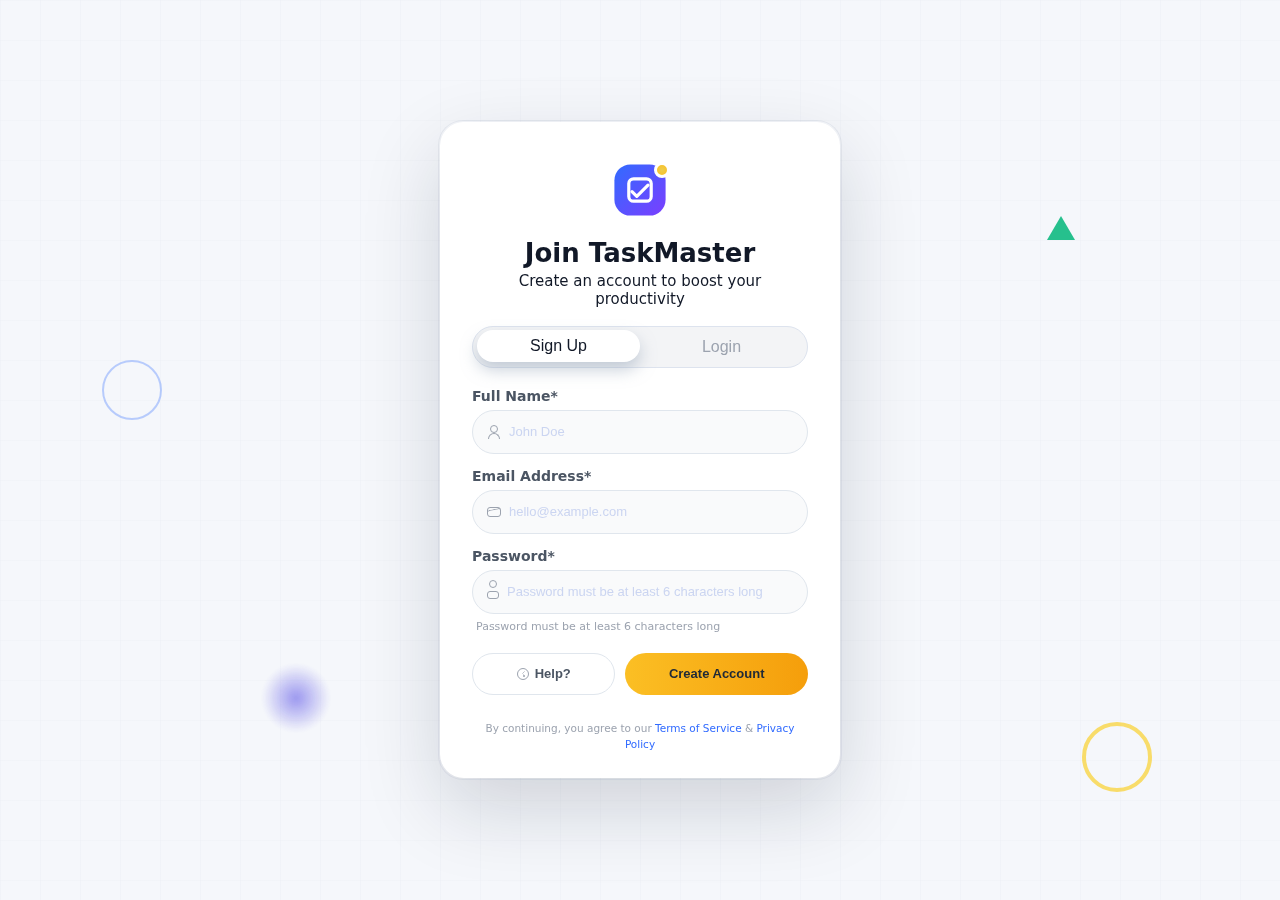
<file: index.html>
<!DOCTYPE html>
<html lang="en">
  <head>
    <meta charset="UTF-8" />
    <title>TaskMaster – Auth</title>
    <meta name="viewport" content="width=device-width, initial-scale=1" />
    <link rel="stylesheet" href="css/base.css" />
    <link rel="stylesheet" href="css/layout.css" />
    <link rel="stylesheet" href="css/components.css" />
    <link rel="stylesheet" href="css/auth.css" />
    <script src="js/tabs.js" defer></script>
    <script src="js/auth.js" defer></script>
  </head>
  <body>
    <div id="background">
      <div class="bg-pattern"></div>
      <div class="bg-shape bg-shape--circle"></div>
      <div class="bg-shape bg-shape--triangle"></div>
      <div class="bg-shape bg-shape--blob"></div>
      <div class="bg-shape bg-shape--ring"></div>
    </div>

    <main class="viewport-center">
      <section class="auth-card">
        <header class="auth-card__header">
          <div class="app-logo">
            <div class="app-logo__square">
              <svg
                viewBox="0 0 40 40"
                class="app-logo__svg"
                aria-hidden="true"
              >
                <defs>
                  <linearGradient id="lg" x1="0" y1="0" x2="1" y2="1">
                    <stop offset="0%" stop-color="#316BFF" />
                    <stop offset="100%" stop-color="#7B3EFF" />
                  </linearGradient>
                </defs>
                <rect
                  x="4"
                  y="4"
                  width="32"
                  height="32"
                  rx="10"
                  fill="url(#lg)"
                />
                <rect
                  x="13"
                  y="13"
                  width="14"
                  height="14"
                  rx="3"
                  fill="none"
                  stroke="#FFFFFF"
                  stroke-width="2"
                />
                <polyline
                  points="15,21 18,24 25,17"
                  fill="none"
                  stroke="#FFFFFF"
                  stroke-width="2"
                  stroke-linecap="round"
                  stroke-linejoin="round"
                />
              </svg>
            </div>
            <span class="app-logo__dot"></span>
          </div>

          <h1 class="auth-card__title" id="card-title">Join TaskMaster</h1>
          <p class="auth-card__subtitle" id="card-subtitle">
            Create an account to boost your productivity
          </p>
        </header>

        <!-- TABS -->
        <div class="auth-tabs" role="tablist">
          <button
            class="auth-tab auth-tab--active"
            data-tab="signup"
            id="tab-signup"
            type="button"
            aria-selected="true"
          >
            Sign Up
          </button>
          <button
            class="auth-tab"
            data-tab="login"
            id="tab-login"
            type="button"
            aria-selected="false"
          >
            Login
          </button>
        </div>

        <!-- FORMS -->
        <section class="auth-body">
          <!-- SIGNUP -->
          <form
            class="auth-form"
            id="form-signup"
            data-panel="signup"
            autocomplete="on"
          >
            <div class="field">
              <label for="signup-name">Full Name*</label>
              <div class="field__input">
                <span class="field__icon">
                  <span class="icon-user"></span>
                </span>
                <input
                  id="signup-name"
                  type="text"
                  name="name"
                  placeholder="John Doe"
                  required
                />
              </div>
            </div>

            <div class="field">
              <label for="signup-email">Email Address*</label>
              <div class="field__input">
                <span class="field__icon">
                  <span class="icon-mail"></span>
                </span>
                <input
                  id="signup-email"
                  type="email"
                  name="email"
                  placeholder="hello@example.com"
                  required
                />
              </div>
            </div>

            <div class="field">
              <label for="signup-password">Password*</label>
              <div class="field__input">
                <span class="field__icon">
                  <span class="icon-lock"></span>
                </span>
                <input
                  id="signup-password"
                  type="password"
                  name="password"
                  placeholder="Password must be at least 6 characters long"
                  minlength="6"
                  required
                />
              </div>
              <p class="field__hint">
                Password must be at least 6 characters long
              </p>
            </div>

            <div class="auth-actions">
              <button class="btn btn--secondary" type="button">
                <span class="btn__icon icon-help"></span>
                Help?
              </button>
              <button class="btn btn--primary" type="submit">
                Create Account
              </button>
            </div>

            <p class="auth-terms">
              By continuing, you agree to our
              <a href="#">Terms of Service</a> &
              <a href="#">Privacy Policy</a>
            </p>
          </form>

          <!-- LOGIN -->
          <form
            class="auth-form auth-form--hidden"
            id="form-login"
            data-panel="login"
            autocomplete="on"
          >
            <div class="field">
              <label for="login-email">Email Address*</label>
              <div class="field__input">
                <span class="field__icon">
                  <span class="icon-mail"></span>
                </span>
                <input
                  id="login-email"
                  type="email"
                  name="email"
                  placeholder="hello@example.com"
                  required
                />
              </div>
            </div>

            <div class="field">
              <label for="login-password">Password*</label>
              <div class="field__input">
                <span class="field__icon">
                  <span class="icon-lock"></span>
                </span>
                <input
                  id="login-password"
                  type="password"
                  name="password"
                  placeholder="••••••••"
                  minlength="6"
                  required
                />
              </div>
            </div>

            <div class="auth-actions">
              <button class="btn btn--secondary" type="button">
                <span class="btn__icon icon-help"></span>
                Help?
              </button>
              <button class="btn btn--primary" type="submit">
                Next Step
              </button>
            </div>

            <p class="auth-terms">
              By continuing, you agree to our
              <a href="#">Terms of Service</a> &
              <a href="#">Privacy Policy</a>
            </p>
          </form>
        </section>
      </section>
    </main>
  </body>
</html>
</file>
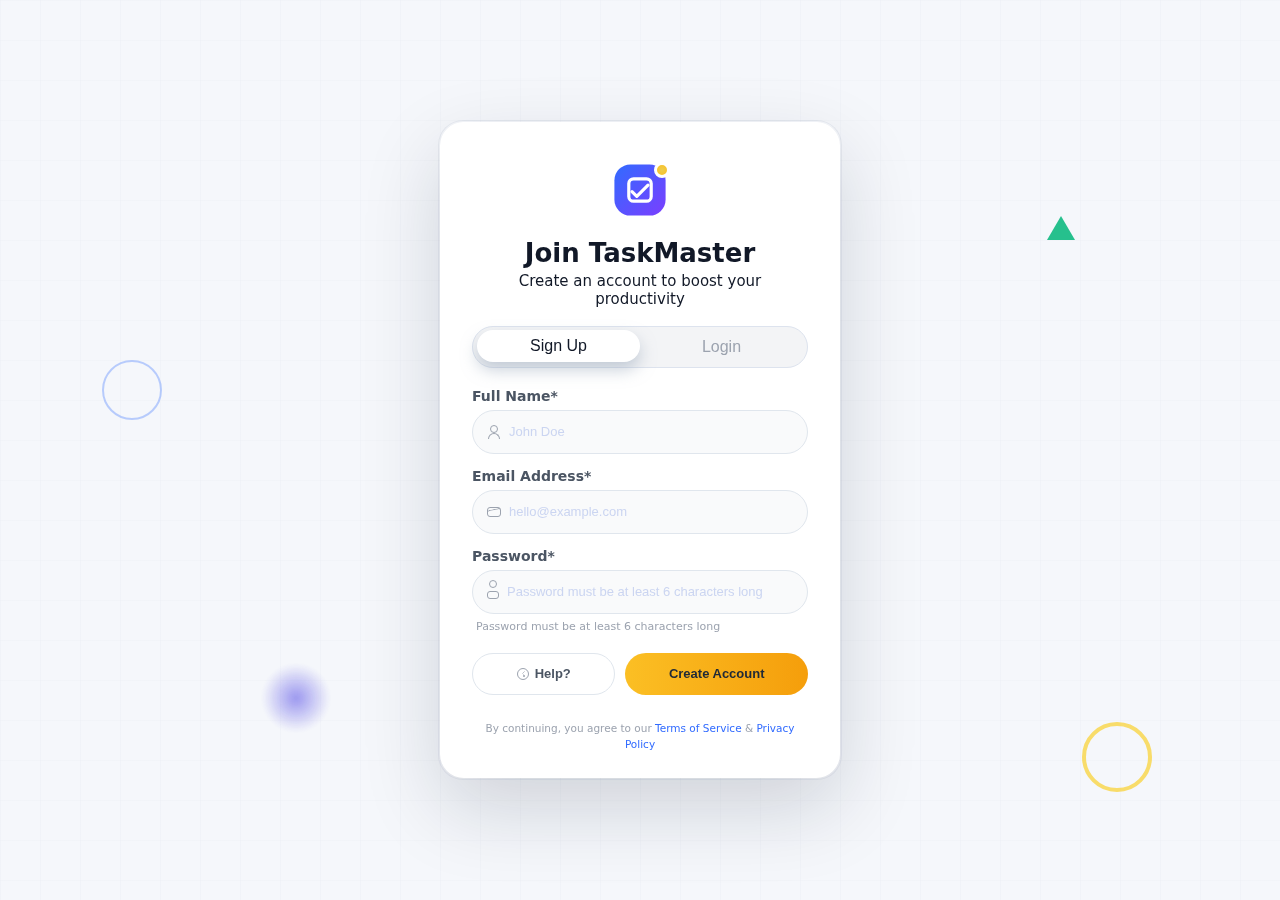
<file: dashboard.html>
<!DOCTYPE html>
<html lang="en">
  <head>
    <meta charset="UTF-8" />
    <title>TaskMaster – Dashboard</title>
    <meta name="viewport" content="width=device-width, initial-scale=1" />
    <link rel="stylesheet" href="css/base.css" />
    <link rel="stylesheet" href="css/components.css" />
    <link rel="stylesheet" href="css/dashboard.css" />
    <script src="js/auth.js" defer></script>
    <script src="js/dashboard.js" defer></script>
  </head>
  <body>
    <div class="app-shell">
      <aside class="sidebar">
        <div class="sidebar__header">
          <div class="app-logo app-logo--sidebar">
            <div class="app-logo__square">
              <svg
                viewBox="0 0 40 40"
                class="app-logo__svg"
                aria-hidden="true"
              >
                <defs>
                  <linearGradient id="lgDash" x1="0" y1="0" x2="1" y2="1">
                    <stop offset="0%" stop-color="#316BFF" />
                    <stop offset="100%" stop-color="#7B3EFF" />
                  </linearGradient>
                </defs>
                <rect
                  x="4"
                  y="4"
                  width="32"
                  height="32"
                  rx="10"
                  fill="url(#lgDash)"
                />
                <rect
                  x="13"
                  y="13"
                  width="14"
                  height="14"
                  rx="3"
                  fill="none"
                  stroke="#FFFFFF"
                  stroke-width="2"
                />
                <polyline
                  points="15,21 18,24 25,17"
                  fill="none"
                  stroke="#FFFFFF"
                  stroke-width="2"
                  stroke-linecap="round"
                  stroke-linejoin="round"
                />
              </svg>
            </div>
          </div>
          <div class="sidebar__brand">
            <span class="sidebar__brand-name">TaskMaster</span>
          </div>
        </div>

        <div class="sidebar__user">
          <div class="sidebar__avatar">M</div>
          <div class="sidebar__user-text">
            <div class="sidebar__user-name" id="sidebarUserName">Mo</div>
            <div class="sidebar__user-email" id="sidebarUserEmail">
              john@quantexa.com
            </div>
          </div>
        </div>

        <nav class="sidebar__nav">
          <a href="#" class="sidebar__link sidebar__link--active">
            <span class="sidebar__icon sidebar__icon--dashboard"></span>
            Dashboard
          </a>
          <a href="#" class="sidebar__link">
            <span class="sidebar__icon sidebar__icon--tasks"></span>
            Tasks
          </a>
          <a href="#" class="sidebar__link">
            <span class="sidebar__icon sidebar__icon--community"></span>
            Community
          </a>
          <a href="#" class="sidebar__link">
            <span class="sidebar__icon sidebar__icon--expenses"></span>
            Expenses
          </a>
          <a href="#" class="sidebar__link">
            <span class="sidebar__icon sidebar__icon--notes"></span>
            Notes
          </a>
          <a href="#" class="sidebar__link">
            <span class="sidebar__icon sidebar__icon--settings"></span>
            Settings
          </a>
        </nav>

        <button class="sidebar__logout" id="btnLogout">
          <span class="sidebar__icon sidebar__icon--logout"></span>
          Logout
        </button>
      </aside>

      <main class="main">
        <header class="main__header">
          <div class="main__titles">
            <h1 class="main__greeting" id="mainGreeting">
              Good morning, Mo!
            </h1>
            <p class="main__subtitle">
              Here’s what’s happening with your productivity today
            </p>
          </div>
        </header>

        <section class="stats">
          <div class="stat-card">
            <div class="stat-card__icon stat-card__icon--tasks"></div>
            <div class="stat-card__title">Active Tasks</div>
            <div class="stat-card__value">0</div>
            <div class="stat-card__meta">0 completed</div>
          </div>

          <div class="stat-card">
            <div class="stat-card__icon stat-card__icon--expenses"></div>
            <div class="stat-card__title">Total Expenses</div>
            <div class="stat-card__value">$0.00</div>
            <div class="stat-card__meta">This period</div>
          </div>

          <div class="stat-card">
            <div class="stat-card__icon stat-card__icon--notes"></div>
            <div class="stat-card__title">Total Notes</div>
            <div class="stat-card__value">0</div>
            <div class="stat-card__meta">Saved notes</div>
          </div>

          <div class="stat-card">
            <div class="stat-card__icon stat-card__icon--completion"></div>
            <div class="stat-card__title">Completion Rate</div>
            <div class="stat-card__value">0%</div>
            <div class="stat-card__meta">Task completion</div>
          </div>
        </section>

        <section class="grid">
          <div class="panel">
            <div class="panel__header">
              <div class="panel__title">
                <span class="panel__icon panel__icon--clock"></span>
                Recent Tasks
              </div>
            </div>
            <div class="panel__body panel__body--empty">
              <div class="empty-state">
                <div class="empty-state__icon"></div>
                <div class="empty-state__text">No tasks yet!</div>
              </div>
            </div>
          </div>
          
          <div class="panel">
            <div class="panel__header">
              <div class="panel__title">
                <span class="panel__icon panel__icon--trend"></span>
                Quick Actions
              </div>
            </div>
            <div class="panel__body panel__body--list">
              <button class="action">
                <span class="action__icon action__icon--task"></span>
                <div class="action__text">
                  <div class="action__title">Create New Task</div>
                  <div class="action__subtitle">Add a task to your list</div>
                </div>
              </button>
              <button class="action">
                <span class="action__icon action__icon--expense"></span>
                <div class="action__text">
                  <div class="action__title">Track Expense</div>
                  <div class="action__subtitle">Record a new expense</div>
                </div>
              </button>
              <button class="action">
                <span class="action__icon action__icon--note"></span>
                <div class="action__text">
                  <div class="action__title">Write Note</div>
                  <div class="action__subtitle">Capture your thoughts</div>
                </div>
              </button>
            </div>
          </div>
        </section>
      </main>
    </div>
  </body>
</html>
</file>
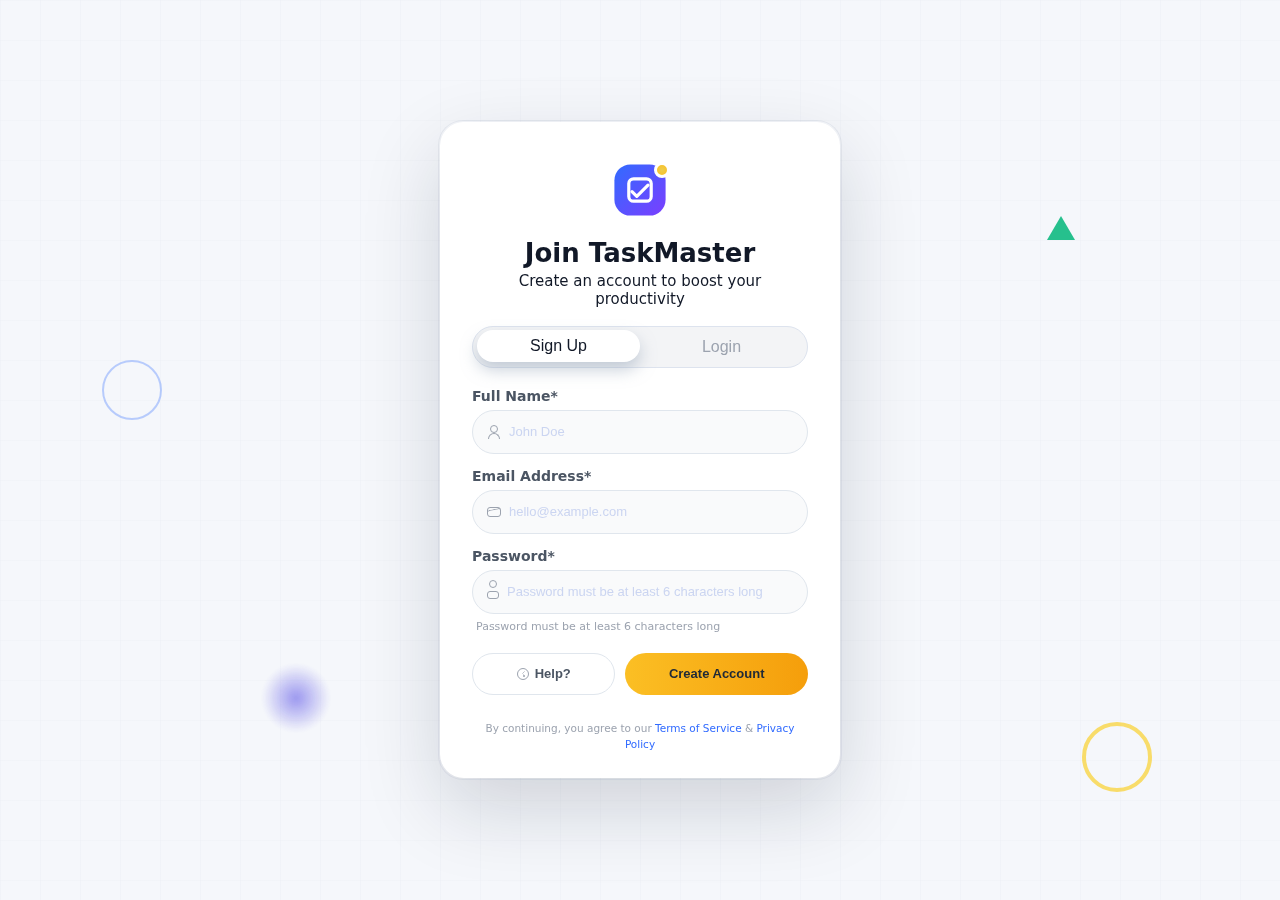
<file: tasks.html>
<!DOCTYPE html>
<html lang="en">
  <head>
    <meta charset="UTF-8" />
    <title>TaskMaster – Tasks</title>
    <meta name="viewport" content="width=device-width, initial-scale=1" />
    <link rel="stylesheet" href="css/base.css" />
    <link rel="stylesheet" href="css/components.css" />
    <link rel="stylesheet" href="css/dashboard.css" />
    <link rel="stylesheet" href="css/tasks.css" />
  </head>

  <body data-page="tasks">
    <div class="app-shell">
        <div class="sidebar-container" id="sidebar-container"></div>
      
      <main class="main">
        <section class="tasks-header-card">
          <div class="tasks-header-left">
            <div class="tasks-header-icon">
              <img
                src="assets/icons/material-symbols-light--check-box-outline(white).png"
                alt=""
              />
            </div>
            <div>
              <h1 class="tasks-title">Task Management</h1>
              <p class="tasks-subtitle">Manage and track your tasks</p>
            </div>
          </div>
        </section>

        <section class="tasks-tabs-row">
          <div class="tasks-tabs">
            <button
              class="tasks-tab tasks-tab--active"
              data-view="my-tasks"
              type="button"
            >
              <span class="tasks-tab-dot"></span>
              My Tasks
            </button>
            <button
              class="tasks-tab"
              data-view="ai-summary"
              type="button"
            >
              <span class="tasks-tab-icon-ai"></span>
              AI Summary
            </button>
          </div>

          <button class="tasks-add-btn" type="button">
            + Add Task
          </button>
        </section>

        <section class="tasks-view tasks-view--my tasks-view--active" id="view-my-tasks">
          <div class="tasks-stats">
            <div class="tasks-stat">
              <div class="tasks-stat-number">0</div>
              <div class="tasks-stat-label">Active tasks</div>
            </div>

            <div class="tasks-stats-divider"></div>

            <div class="tasks-stat tasks-stat--green">
              <div class="tasks-stat-number">0</div>
              <div class="tasks-stat-label">Completed</div>
            </div>
          </div>

          <div class="tasks-empty-card">
            <div class="tasks-empty-inner">
              <div class="tasks-empty-circle"></div>
              <p class="tasks-empty-title">No tasks yet</p>
              <p class="tasks-empty-subtitle">
                Click "Add Task" to create your first task
              </p>
            </div>
          </div>
        </section>

        <section
          class="tasks-view tasks-view--ai"
          id="view-ai-summary"
        >
          <div class="ai-header-row">
            <div>
              <h2 class="ai-title">AI-Powered Task Summary</h2>
              <p class="ai-subtitle">
                Get insights and recommendations for your tasks
              </p>
            </div>

            <button class="ai-generate-btn" type="button">
              <span><img src="assets/icons/humbleicons--sparks (1).png" class="ai-generate-icon">Generate New</span>
            </button>
          </div>

          <div class="ai-inner-tabs">
            <button
              class="ai-inner-tab ai-inner-tab--active"
              data-ai-tab="latest"
              type="button"
            >
              <span class="ai-inner-icon"></span>
              Latest Summary
            </button>
            <button
              class="ai-inner-tab"
              data-ai-tab="history"
              type="button"
            >
              <span class="ai-inner-clock"></span>
              History (0)
            </button>
          </div>

          <div class="ai-empty-card">
            <div class="ai-empty-inner">
              <div class="ai-empty-chart"></div>
              <p class="ai-empty-title">No summary generated yet</p>
              <p class="ai-empty-subtitle">
                Click "Generate New" to get AI-powered insights
              </p>
            </div>
          </div>
        </section>
      </main>
    </div>
    <script src="js/loader.js"></script>
    <script>
      window.addEventListener("load", () => {
      loadComponent("sidebar-container", "components/sidebar.html");
      });
    </script>
    <script src="js/auth.js" defer></script>
    <script src="js/dashboard.js" defer></script>
    <script src="js/tasks.js" defer></script>
  </body>
</html>
</file>
<file: css/base.css>
*,
*::before,
*::after {
  margin: 0;
  padding: 0;
  box-sizing: border-box;
}

:root {
  --bg-main: #f5f7fb;
  --bg-card: #ffffff;
  --border-input: #e0e6ed;
  --border-tab: #dde3ee;
  --blue-main: #316bff;
  --blue-dark: #1e4199;
  --text-main: #111827;
  --text-muted: #6b7280;
  --text-light: #9ca3af;
  --yellow: #fbbf24;
  --orange: #f59e0b;
  --shadow-card: 0 30px 80px rgba(15, 23, 42, 0.16);
  --radius-card: 24px;
  --radius-input: 999px;
  --radius-btn: 999px;
  --transition-fast: 150ms ease;
  --font-main: system-ui, -apple-system, BlinkMacSystemFont, "Inter",
    sans-serif;
}

html {
  font-size: 16px;
}

body {
  font-family: var(--font-main);
  color: var(--text-main);
  background-color: var(--bg-main);
}
</file>
<file: css/layout.css>
.viewport-center {
  min-height: 100vh;
  display: flex;
  align-items: center;
  justify-content: center;
  padding: 32px 16px;
  position: relative;
}

/* BACKGROUND */

#background {
  position: fixed;
  inset: 0;
  overflow: hidden;
  z-index: -1;
}

/* subtle wavy / grid-like pattern */
.bg-pattern {
  position: absolute;
  inset: 0;
  background-image: linear-gradient(
      to right,
      rgba(148, 163, 184, 0.05) 1px,
      transparent 1px
    ),
    linear-gradient(to bottom, rgba(148, 163, 184, 0.04) 1px, transparent 1px);
  background-size: 40px 40px;
  opacity: 0.7;
}

/* floating shapes */
.bg-shape {
  position: absolute;
  opacity: 0.9;
  animation: float 18s ease-in-out infinite;
}

.bg-shape--circle {
  width: 60px;
  height: 60px;
  border-radius: 999px;
  border: 2px solid rgba(49, 107, 255, 0.35);
  left: 8%;
  top: 40%;
  animation-delay: -4s;
}

.bg-shape--triangle {
  width: 0;
  height: 0;
  border-left: 14px solid transparent;
  border-right: 14px solid transparent;
  border-bottom: 24px solid #10b981;
  right: 16%;
  top: 24%;
  animation-delay: -8s;
}

.bg-shape--blob {
  width: 80px;
  height: 80px;
  border-radius: 999px;
  background: radial-gradient(circle, rgba(79, 70, 229, 0.6), transparent 60%);
  left: 20%;
  bottom: 18%;
  filter: blur(2px);
}

.bg-shape--ring {
  width: 70px;
  height: 70px;
  border-radius: 999px;
  border: 4px solid rgba(250, 204, 21, 0.7);
  right: 10%;
  bottom: 12%;
  animation-delay: -2s;
}

@keyframes float {
  0%,
  100% {
    transform: translate3d(0, 0, 0);
  }
  25% {
    transform: translate3d(6px, -8px, 0);
  }
  50% {
    transform: translate3d(-4px, 6px, 0);
  }
  75% {
    transform: translate3d(4px, 4px, 0);
  }
}

/* CARD */

.auth-card {
  width: 400px;
  max-width: 100%;
  background-color: var(--bg-card);
  border-radius: var(--radius-card);
  box-shadow: var(--shadow-card);
  padding: 32px 28px 24px;
  position: relative;
  animation: card-pop 220ms ease-out;
}

/* subtle border / highlight */
.auth-card::before {
  content: "";
  position: absolute;
  inset: -1px;
  border-radius: inherit;
  pointer-events: none;
  box-shadow: 0 0 0 1px rgba(148, 163, 184, 0.16);
}

@keyframes card-pop {
  from {
    opacity: 0;
    transform: translateY(8px) scale(0.985);
  }
  to {
    opacity: 1;
    transform: translateY(0) scale(1);
  }
}

@media (min-width: 480px) {
  .auth-card {
    width: 400px;
    padding: 36px 32px 26px;
  }
}
</file>
<file: css/components.css>
/* LOGO */

.app-logo {
  position: relative;
  width: 64px;
  height: 64px;
  margin: 0 auto 16px;
}

.app-logo__square {
  width: 100%;
  height: 100%;
  border-radius: 20px;
  /* box-shadow: 0 18px 40px rgba(37, 99, 235, 0.4); */
  overflow: hidden;
}

.app-logo__svg {
  width: 100%;
  height: 100%;
  display: block;
}

.app-logo__dot {
  position: absolute;
  width: 16px;
  height: 16px;
  border-radius: 999px;
  background: radial-gradient(circle, #edcd4c, #fbbf24);
  border: 3px solid #ffffff;
  top: 4px;
  right: 2px;
  /* box-shadow: 0 6px 14px rgba(245, 158, 11, 0.6); */
}

/* HEADERS */

.auth-card__header {
  text-align: center;
}

.auth-card__title {
  font-size: 26px;
  font-weight: 700;
  margin-bottom: 4px;
  color: #111827;
}

.auth-card__subtitle {
  font-size: 15px;
  color: var(--text-main);
  margin-bottom: 18px;
}

/* TABS */

.auth-tabs {
  display: grid;
  grid-template-columns: 1fr 1fr;
  background-color: #f3f4f6;
  border-radius: 999px;
  padding: 4px;
  margin-bottom: 20px;
  border: 1px solid var(--border-tab);
}

.auth-tab {
  height: 32px;
  border-radius: 999px;
  border: none;
  background: transparent;
  font-size: 16px;
  font-weight: 500;
  color: var(--text-light);
  cursor: pointer;
  transition: background-color var(--transition-fast),
    color var(--transition-fast), box-shadow var(--transition-fast),
    transform var(--transition-fast);
}

.auth-tab--active {
  background: #ffffff;
  color: var(--text-active);
  box-shadow: 0 8px 16px rgba(148, 163, 184, 0.5);
  transform: translateY(-1px);
}

/* FORMS & FIELDS */

.auth-body {
  margin-top: 4px;
}

.auth-form {
  display: flex;
  flex-direction: column;
  gap: 14px;
  animation: fade-in 160ms ease-out;
}

.auth-form--hidden {
  display: none;
}

@keyframes fade-in {
  from {
    opacity: 0;
    transform: translateY(4px);
  }
  to {
    opacity: 1;
    transform: translateY(0);
  }
}

.field {
  display: flex;
  flex-direction: column;
  gap: 6px;
}

.field label {
  font-size: 14px;
  font-weight: 600;
  color: #4b5563;
}

.field__input {
  display: flex;
  align-items: center;
  border-radius: var(--radius-input);
  border: 1px solid var(--border-input);
  background-color: #f9fafb;
  padding: 0 14px;
  height: 44px;
  transition: border-color var(--transition-fast),
    box-shadow var(--transition-fast), background-color var(--transition-fast);
}

.field__input:focus-within {
  border-color: var(--blue-main);
  background-color: #ffffff;
  box-shadow: 0 0 0 1px rgba(49, 107, 255, 0.15);
}

.field__icon {
  display: inline-flex;
  align-items: center;
  justify-content: center;
  margin-right: 8px;
  font-size: 14px;
  color: #9ca3af;
}

.field input {
  border: none;
  background: transparent;
  outline: none;
  flex: 1;
  font-size: 13px;
  color: var(--text-main);
}

.field input::placeholder {
  color: #cbd5f1;
}

.field__hint {
  font-size: 11px;
  color: var(--text-light);
  margin-left: 4px;
}

/* ICONS USING PURE CSS */

.icon-user,
.icon-mail,
.icon-lock {
  position: relative;
  display: inline-block;
}

.icon-user::before,
.icon-user::after,
.icon-mail::before,
.icon-mail::after,
.icon-lock::before,
.icon-lock::after {
  content: "";
  position: absolute;
}

/* user icon */
.icon-user {
  width: 14px;
  height: 14px;
}
.icon-user::before {
  width: 8px;
  height: 8px;
  border-radius: 999px;
  border: 1.6px solid #9ca3af;
  top: 0;
  left: 3px;
}
.icon-user::after {
  width: 12px;
  height: 6px;
  border-radius: 999px 999px 0 0;
  border: 1.6px solid #9ca3af;
  border-bottom: none;
  bottom: 0;
  left: 1px;
}

/* mail icon */
.icon-mail {
  width: 14px;
  height: 10px;
}
.icon-mail::before {
  width: 100%;
  height: 100%;
  border-radius: 3px;
  border: 1.6px solid #9ca3af;
  top: 0;
  left: 0;
}
.icon-mail::after {
  width: 100%;
  height: 100%;
  border-radius: 3px;
  border-bottom: 1.6px solid transparent;
  border-left: 1.6px solid transparent;
  border-right: 1.6px solid transparent;
  border-top: 1.6px solid #9ca3af;
  top: 2px;
  left: 0;
  transform: skewY(-12deg);
}

/* lock icon */
.icon-lock {
  width: 12px;
  height: 14px;
}
.icon-lock::before {
  width: 100%;
  height: 8px;
  border-radius: 3px;
  border: 1.6px solid #9ca3af;
  bottom: 0;
  left: 0;
}
.icon-lock::after {
  width: 8px;
  height: 8px;
  border-radius: 999px;
  border: 1.6px solid #9ca3af;
  top: -5px;
  left: 2px;
}

/* BUTTONS */

.auth-actions {
  margin-top: 6px;
  display: grid;
  grid-template-columns: minmax(0, 1.1fr) minmax(0, 1.4fr);
  gap: 10px;
}

.btn {
  border-radius: var(--radius-btn);
  border: none;
  height: 42px;
  font-size: 13px;
  font-weight: 600;
  cursor: pointer;
  display: inline-flex;
  align-items: center;
  justify-content: center;
  gap: 6px;
  transition: transform var(--transition-fast),
    box-shadow var(--transition-fast), background var(--transition-fast),
    color var(--transition-fast), border-color var(--transition-fast);
}

.btn--secondary {
  background-color: #ffffff;
  border: 1px solid var(--border-input);
  color: #4b5563;
}

.btn--secondary:hover {
  background-color: #f9fafb;
  box-shadow: 0 8px 18px rgba(148, 163, 184, 0.35);
}

.btn--primary {
  background-image: linear-gradient(to right, var(--yellow), var(--orange));
  color: #1f2937;
  /* box-shadow: 0 14px 28px rgba(245, 158, 11, 0.55); */
}

.btn--primary:hover {
  transform: translateY(-1px);
  box-shadow: 0 18px 36px rgba(245, 158, 11, 0.7);
}

.btn--primary:active {
  transform: translateY(0);
  box-shadow: 0 6px 10px rgba(245, 158, 11, 0.5);
}

/* help icon */
.btn__icon {
  font-size: 14px;
  position: relative;
}

.icon-help::before,
.icon-help::after {
  content: "";
  position: absolute;
}

.icon-help {
  width: 12px;
  height: 12px;
  border-radius: 999px;
  border: 1.4px solid #9ca3af;
}

.icon-help::before {
  width: 2px;
  height: 2px;
  border-radius: 999px;
  background: #9ca3af;
  bottom: 2px;
  left: 5px;
}

.icon-help::after {
  width: 2px;
  height: 4px;
  border-radius: 999px;
  border-left: 1.4px solid #9ca3af;
  border-bottom: 1.4px solid #9ca3af;
  border-right: none;
  border-top: none;
  transform: rotate(45deg);
  top: 2px;
  left: 5px;
}

/* TERMS */

.auth-terms {
  margin-top: 12px;
  font-size: 10.5px;
  color: var(--text-light);
  text-align: center;
  line-height: 1.5;
}

.auth-terms a {
  color: var(--blue-main);
  text-decoration: none;
}

.auth-terms a:hover {
  text-decoration: underline;
}
</file>
<file: css/auth.css>
/* auth */
</file>
<file: css/dashboard.css>
body {
  background-color: #f5f7fb;
}

.app-shell {
  display: grid;
  grid-template-columns: 260px 1fr;
  min-height: 100vh;
  max-width: 1440px;
  margin: 0 auto;
}

.sidebar {
  background-color: #ffffff;
  border-right: 1px solid #e5e7eb;
  display: flex;
  flex-direction: column;
  padding: 20px 18px;
}

.sidebar__header {
  display: flex;
  align-items: center;
  margin-bottom: 24px;
}

.app-logo--sidebar {
  margin: 0;
}

.sidebar__brand-name {
  font-weight: 700;
  margin-left: 8px;
  font-size: 16px;
}

.sidebar__user {
  display: flex;
  align-items: center;
  margin-bottom: 24px;
}

.sidebar__avatar {
  width: 40px;
  height: 40px;
  border-radius: 999px;
  background-image: linear-gradient(135deg, #316bff, #7b3eff);
  color: #ffffff;
  font-weight: 600;
  font-size: 16px;
  display: flex;
  align-items: center;
  justify-content: center;
  margin-right: 10px;
}

.sidebar__user-text {
  display: flex;
  flex-direction: column;
}

.sidebar__user-name {
  font-size: 14px;
  font-weight: 600;
}

.sidebar__user-email {
  font-size: 12px;
  color: #9ca3af;
  white-space: nowrap;
  overflow: hidden;
  text-overflow: ellipsis;
}

.sidebar__nav {
  flex: 1;
  display: flex;
  flex-direction: column;
  gap: 4px;
}

.sidebar__link {
  display: flex;
  align-items: center;
  padding: 8px 10px;
  border-radius: 10px;
  font-size: 14px;
  color: #4b5563;
  text-decoration: none;
  transition: background-color 120ms ease, color 120ms ease;
}

.sidebar__link:hover {
  background-color: #f3f4f6;
}

.sidebar__link--active {
  background-color: #e0edff;
  color: #2563eb;
}

.sidebar__icon {
  width: 18px;
  height: 18px;
  border-radius: 4px;
  margin-right: 10px;
  position: relative;
}

.sidebar__icon--dashboard {
  background-color: #2563eb10;
  border: 1px solid #2563eb40;
}

.sidebar__icon--tasks {
  background-color: #6366f110;
  border: 1px solid #6366f140;
}

.sidebar__icon--community {
  background-color: #10b98110;
  border: 1px solid #10b98140;
}

.sidebar__icon--expenses {
  background-color: #0ea5e910;
  border: 1px solid #0ea5e940;
}

.sidebar__icon--notes {
  background-color: #22c55e10;
  border: 1px solid #22c55e40;
}

.sidebar__icon--settings {
  background-color: #6b728010;
  border: 1px solid #6b728040;
}

.sidebar__logout {
  margin-top: 8px;
  border: none;
  background: transparent;
  color: #ef4444;
  font-size: 14px;
  display: flex;
  align-items: center;
  padding: 8px 10px;
  border-radius: 10px;
  cursor: pointer;
}

.sidebar__logout:hover {
  background-color: #fee2e2;
}

.sidebar__icon--logout {
  border-radius: 50%;
  border: 1px solid #ef4444;
  margin-right: 8px;
}

.main {
  padding: 24px 28px 32px;
}


.main__header {
  margin-bottom: 20px;
}

.main__greeting {
  font-size: 24px;
  font-weight: 700;
  margin-bottom: 4px;
}

.main__subtitle {
  font-size: 13px;
  color: #6b7280;
}


.stats {
  display: grid;
  grid-template-columns: repeat(4, minmax(0, 1fr));
  gap: 16px;
  margin-bottom: 20px;
}

.stat-card {
  background-color: #ffffff;
  border-radius: 16px;
  padding: 14px 16px;
  box-shadow: 0 14px 35px rgba(148, 163, 184, 0.18);
  display: flex;
  flex-direction: column;
  gap: 4px;
}

.stat-card__icon {
  width: 28px;
  height: 28px;
  border-radius: 10px;
  margin-bottom: 8px;
}

.stat-card__icon--tasks {
  background-image: linear-gradient(135deg, #316bff, #7b3eff);
}

.stat-card__icon--expenses {
  background-image: linear-gradient(135deg, #0ea5e9, #22c55e);
}

.stat-card__icon--notes {
  background-image: linear-gradient(135deg, #22c55e, #84cc16);
}

.stat-card__icon--completion {
  background-image: linear-gradient(135deg, #6366f1, #ec4899);
}

.stat-card__title {
  font-size: 13px;
  color: #6b7280;
}

.stat-card__value {
  font-size: 20px;
  font-weight: 700;
}

.stat-card__meta {
  font-size: 11px;
  color: #9ca3af;
}

.grid {
  display: grid;
  grid-template-columns: minmax(0, 2fr) minmax(0, 1.4fr);
  gap: 16px;
}


.panel {
  background-color: #ffffff;
  border-radius: 18px;
  box-shadow: 0 20px 40px rgba(148, 163, 184, 0.24);
  padding: 16px 18px 14px;
  display: flex;
  flex-direction: column;
}

.panel__header {
  display: flex;
  justify-content: space-between;
  align-items: center;
  margin-bottom: 10px;
}

.panel__title {
  display: flex;
  align-items: center;
  font-size: 14px;
  font-weight: 600;
}

.panel__icon {
  width: 18px;
  height: 18px;
  border-radius: 999px;
  border: 2px solid #2563eb;
  margin-right: 8px;
}

.panel__icon--clock {
  border-color: #2563eb;
}

.panel__icon--trend {
  border-color: #6366f1;
}

.panel__body {
  flex: 1;
}


.panel__body--empty {
  display: flex;
  align-items: center;
  justify-content: center;
  min-height: 160px;
}

.empty-state {
  text-align: center;
  color: #9ca3af;
}

.empty-state__icon {
  width: 36px;
  height: 36px;
  border-radius: 12px;
  border: 2px dashed #d1d5db;
  margin: 0 auto 10px;
}


.panel__body--list {
  display: flex;
  flex-direction: column;
  gap: 10px;
}

.action {
  width: 100%;
  border-radius: 12px;
  border: none;
  background-color: #f9fafb;
  display: flex;
  align-items: center;
  padding: 10px 12px;
  cursor: pointer;
  text-align: left;
  transition: background-color 120ms ease, box-shadow 120ms ease,
    transform 120ms ease;
}

.action:hover {
  background-color: #f3f4f6;
  box-shadow: 0 14px 25px rgba(148, 163, 184, 0.3);
  transform: translateY(-1px);
}

.action__icon {
  width: 30px;
  height: 30px;
  border-radius: 10px;
  margin-right: 10px;
}

.action__icon--task {
  background-image: linear-gradient(135deg, #6366f1, #3b82f6);
}

.action__icon--expense {
  background-image: linear-gradient(135deg, #0ea5e9, #22c55e);
}

.action__icon--note {
  background-image: linear-gradient(135deg, #22c55e, #84cc16);
}

.action__text {
  display: flex;
  flex-direction: column;
}

.action__title {
  font-size: 14px;
  font-weight: 600;
}

.action__subtitle {
  font-size: 12px;
  color: #6b7280;
}

@media (max-width: 960px) {
  .app-shell {
    grid-template-columns: 220px 1fr;
  }

  .stats {
    grid-template-columns: repeat(2, minmax(0, 1fr));
  }

  .grid {
    grid-template-columns: minmax(0, 1fr);
  }
}

@media (max-width: 720px) {
  .app-shell {
    grid-template-columns: 1fr;
  }

  .sidebar {
    display: none; 
  }

  .main {
    padding: 16px;
  }
}
</file>
<file: css/tasks.css>
body[data-page="tasks"] {
  background-color: #f5f7fb;
}
main{
  background-color: #ffffff;
  height: 650px;
  margin-top: 25px;
}

.tasks-header-card {
  background-color: #f5f7fb;
  border-radius: 18px;
  box-shadow: 0 18px 40px rgba(148, 163, 184, 0.28);
  padding: 18px 24px;
  margin-bottom: 24px;
}

.tasks-header-left {
  display: flex;
  align-items: center;
  gap: 16px;
}

.tasks-header-icon {
  width: 40px;
  height: 40px;
  border-radius: 14px;
  background-image: linear-gradient(135deg, #316bff, #7b3eff);
  display: flex;
  align-items: center;
  justify-content: center;
}

.tasks-header-icon img {
  width: 22px;
  height: 22px;
  filter: brightness(0) invert(1);
}

.tasks-title {
  font-size: 18px;
  font-weight: 700;
  margin-bottom: 2px;
}

.tasks-subtitle {
  font-size: 13px;
  color: #6b7280;
}

.tasks-tabs-row {
  display: flex;
  justify-content: space-between;
  align-items: center;
  margin-bottom: 18px;
}

.tasks-tabs {
  display: inline-flex;
  background-color:#d9e0ef;
  border-radius: 10px;
  box-shadow: 0 8px 18px rgba(148, 163, 184, 0.22);
  padding: 4px;
  gap: 4px;
}

.tasks-tab {
  border: none;
  background: transparent;
  padding: 6px 14px;
  border-radius: 10px;
  font-size: 13px;
  font-weight: 500;
  color: #4b5563;
  display: inline-flex;
  align-items: center;
  gap: 6px;
  cursor: pointer;
  transition: background-color 0.15s ease, color 0.15s ease;
}

.tasks-tab-dot {
  width: 18px;
  height: 18px;
  background-image: url("../assets/icons/solar--check-circle-linear.png");
  /* border: 2px solid #4b5563; */
  background-size: contain;
  background-repeat: no-repeat;
}

.tasks-tab-icon-ai {
  width: 18px;
  height: 18px;
  background-image: url("../assets/icons/fe--bar-chart.png");
  background-size: contain;
  background-repeat: no-repeat;
}

.tasks-tab--active {
  background-color: #ffffff;
  color: #3b3a3a;
}

.tasks-tab--active .tasks-tab-dot {
  border-color: #3b3a3a;
}

.tasks-tab--active .tasks-tab-icon-ai,
.tasks-tab--active .tasks-tab-icon-ai::after {
  border-color: #3b3a3a;
}


.tasks-add-btn {
  border: none;
  border-radius: 10px;
  padding: 10px 18px;
  background-color: #2563eb;
  color: #ffffff;
  font-size: 14px;
  font-weight: 600;
  cursor: pointer;
  box-shadow: 0 12px 26px rgba(37, 99, 235, 0.4);
  transition: transform 0.12s ease, box-shadow 0.12s ease;
}
.tasks-add-btn--hidden {
  display: none !important;
}


.tasks-add-btn:hover {
  transform: translateY(-1px);
  box-shadow: 0 18px 40px rgba(37, 99, 235, 0.6);
}

.tasks-view {
  display: none;
}

.tasks-view--active {
  display: block;
}


.tasks-stats {
  display: flex;
  align-items: flex-end;
  gap: 22px;
  margin-bottom: 18px;
}

.tasks-stat {
  text-align: left;
}

.tasks-stat-number {
  font-size: 26px;
  font-weight: 700;
  margin-bottom: 2px;
}

.tasks-stat-label {
  font-size: 13px;
  color: #6b7280;
}

.tasks-stat--green .tasks-stat-number {
  color: #16a34a;
}

.tasks-stats-divider {
  width: 1px;
  height: 32px;
  background-color: #e5e7eb;
}

.tasks-empty-card {
  background-color: #ffffff;
  height: 250px;
  border-radius: 18px;
  box-shadow: 0 24px 60px rgba(148, 163, 184, 0.35);
  padding: 26px 20px;
  border: 2px dashed #d4ddff;
}

.tasks-empty-inner {
  max-width: 420px;
  margin: 0 auto;
  text-align: center;
}

.tasks-empty-circle {
  width: 46px;
  height: 46px;
  border-radius: 999px;
  border: 2px solid #d4ddff;
  margin: 0 auto 10px;
  position: relative;
}
.tasks-empty-circle::after {
  content: "";
  position: absolute;
  inset: 10px;
  border-radius: 999px;
  border: 2px solid #d4ddff;
  opacity: 0.5;
}

.tasks-empty-title {
  font-size: 14px;
  font-weight: 500;
  color: #4b5563;
}

.tasks-empty-subtitle {
  font-size: 12px;
  color: #9ca3af;
  margin-top: 2px;
}

.tasks-view--ai {
  margin-top: 6px;
}

.ai-header-row {
  display: flex;
  justify-content: space-between;
  align-items: center;
  margin-bottom: 14px;
}

.ai-title {
  font-size: 16px;
  font-weight: bold;
  margin-bottom: 2px;
  padding: 10px;
  padding-left: 0;
}

.ai-subtitle {
  font-size: 13px;
  color: #6b7280;
  padding: 6px;
  padding-left: 0;
}

.ai-generate-btn {
  border: none;
  border-radius: 10px;
  padding: 9px 16px;
  background-color: #2563eb;
  opacity: 25%;
  color: #ffffff;
  font-size: 13px;
  font-weight: 500;
  cursor: pointer;
  box-shadow: 0 12px 26px rgba(37, 99, 235, 0.35);
}
.ai-generate-icon{
  height: 20px;
  width: 20px;
}

.ai-inner-tabs {
  display: inline-flex;
  background-color: #d9e0ef;
  border-radius: 10px;
  box-shadow: 0 10px 24px rgba(148, 163, 184, 0.24);
  padding: 4px;
  gap: 4px;
  margin-bottom: 16px;
}

.ai-inner-tab {
  border: none;
  background: transparent;
  padding: 6px 14px;
  border-radius: 10px;
  font-size: 13px;
  color: #4b5563;
  display: inline-flex;
  align-items: center;
  gap: 6px;
  cursor: pointer;
}

.ai-inner-tab--active {
  background-color: #ffffff;
  color: #3b3a3a;
}

.ai-inner-icon,
.ai-inner-clock {
  width: 18px;
  height: 18px;
  background-size: contain;
  background-repeat: no-repeat;
}
.ai-inner-icon{
  background-image: url("../assets/icons/humbleicons--sparks.png");
}

.ai-inner-clock {
 background-image: url("../assets/icons/fe--clock.png");
}

.ai-empty-card {
  background-color: #ffffff;
  border-radius: 18px;
  height: 250px;
  box-shadow: 0 24px 60px rgba(148, 163, 184, 0.32);
  padding: 40px 24px 36px;
}

.ai-empty-inner {
  max-width: 420px;
  margin: 0 auto;
  text-align: center;
}

.ai-empty-chart {
  width: 56px;
  height: 56px;
  background-image: url("../assets/icons/fe--bar-chart\ \(1\).png");
  background-size: contain;
  background-repeat: no-repeat;
  justify-self: center;
}
.ai-empty-title {
  font-size: 14px;
  font-weight: 500;
  color: #4b5563;
}

.ai-empty-subtitle {
  font-size: 12px;
  color: #9ca3af;
  margin-top: 2px;
}
</file>
